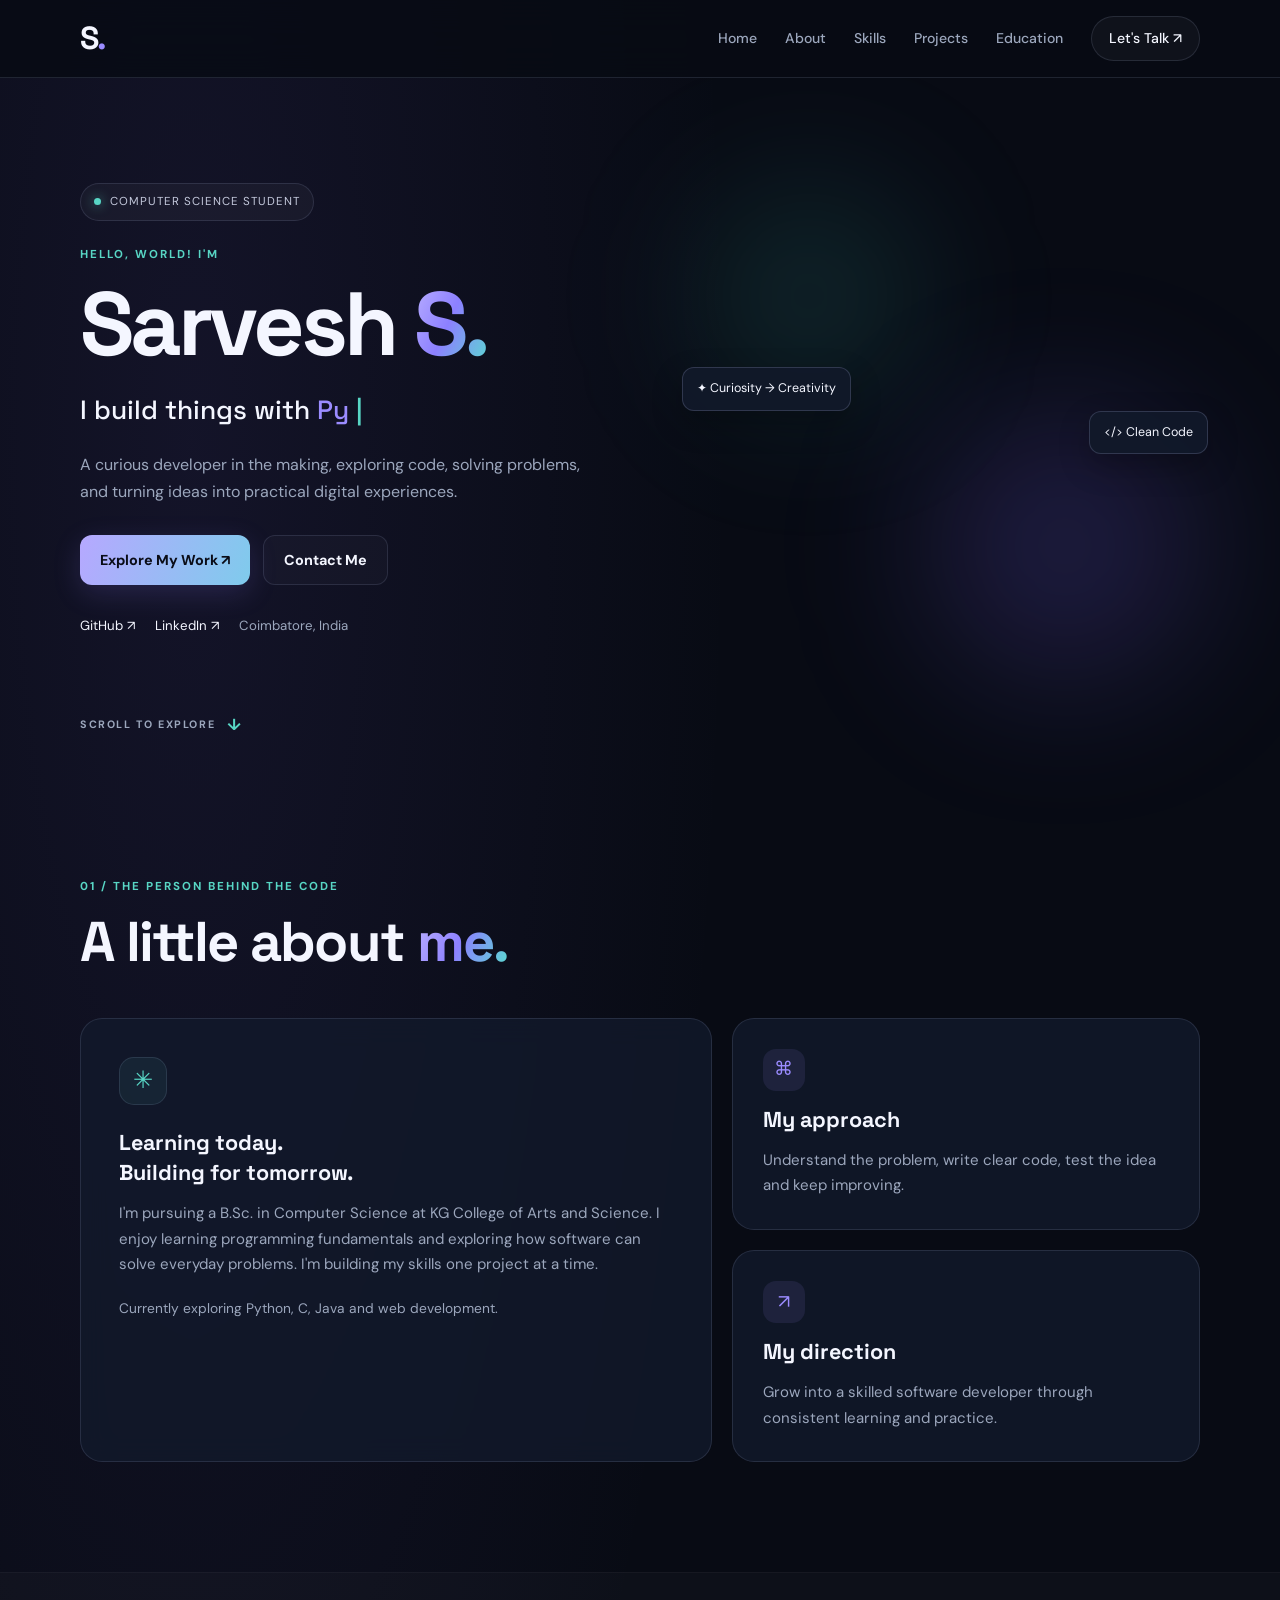
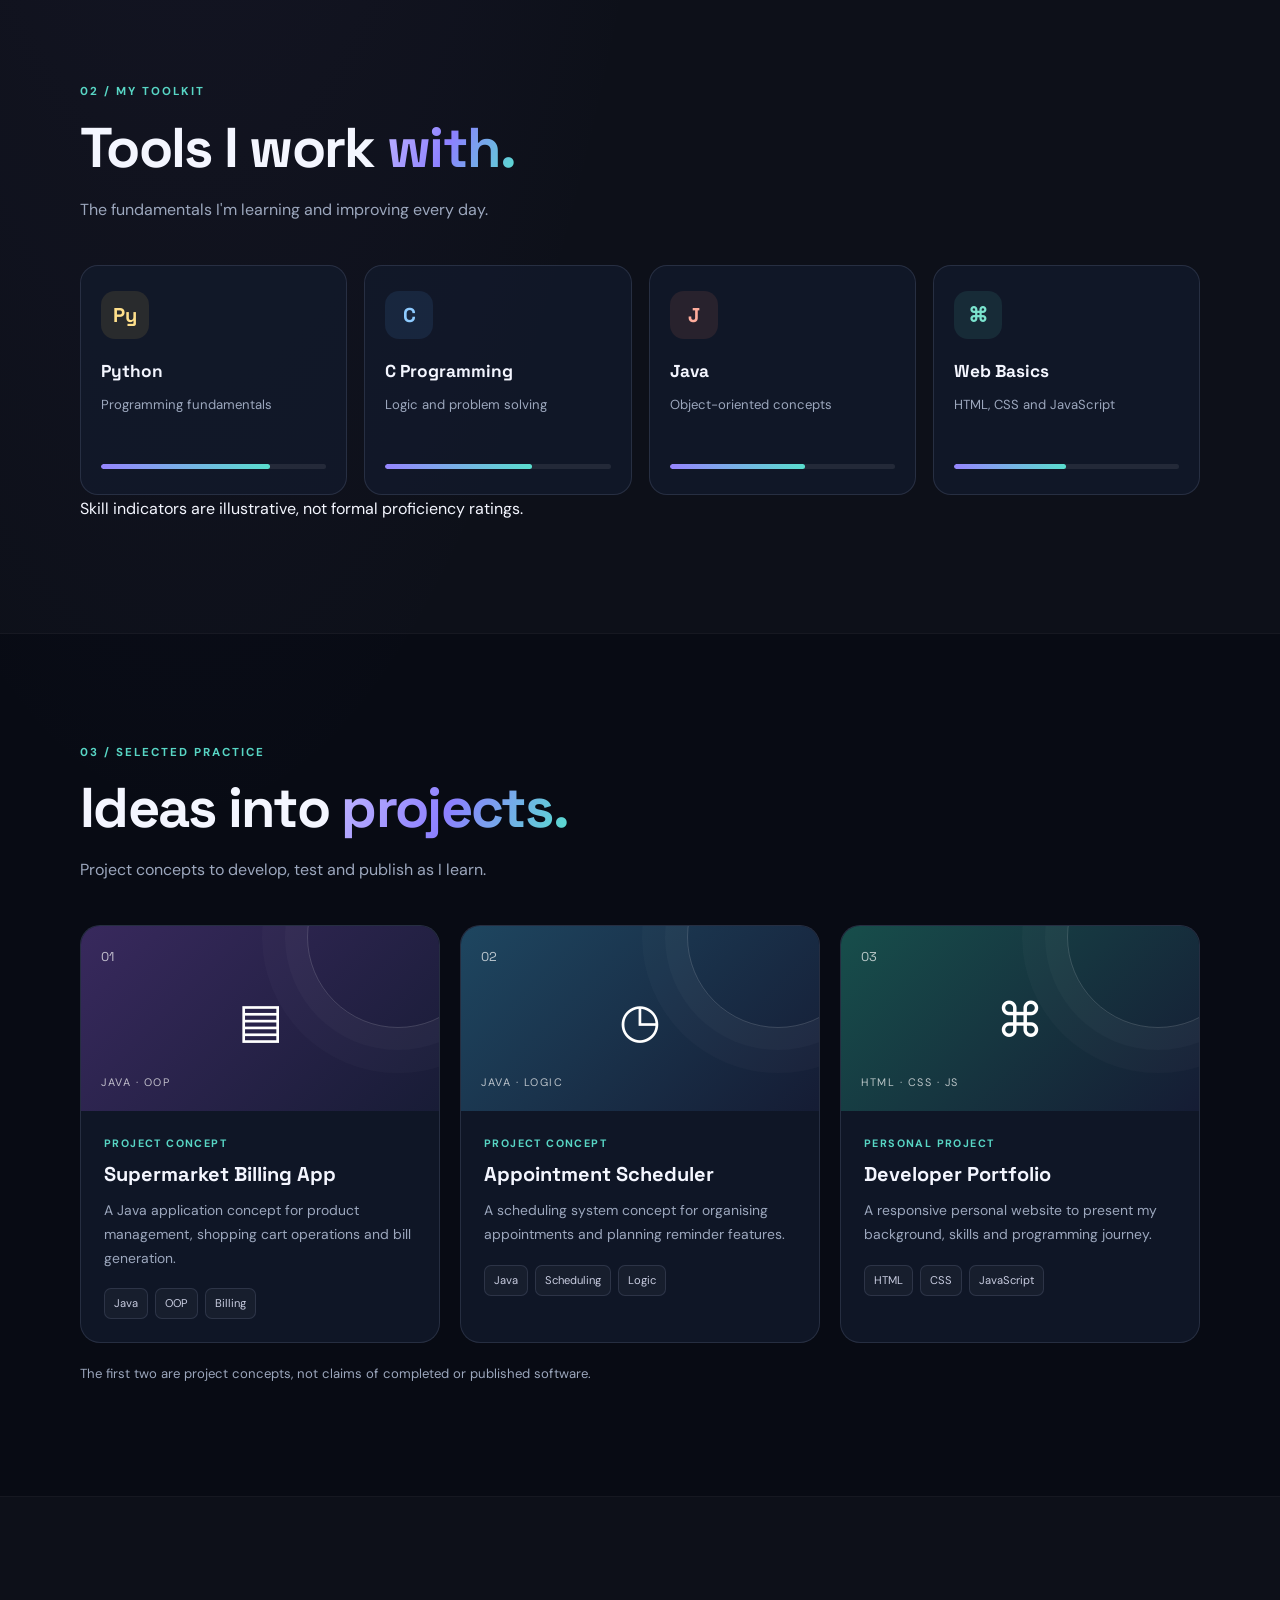
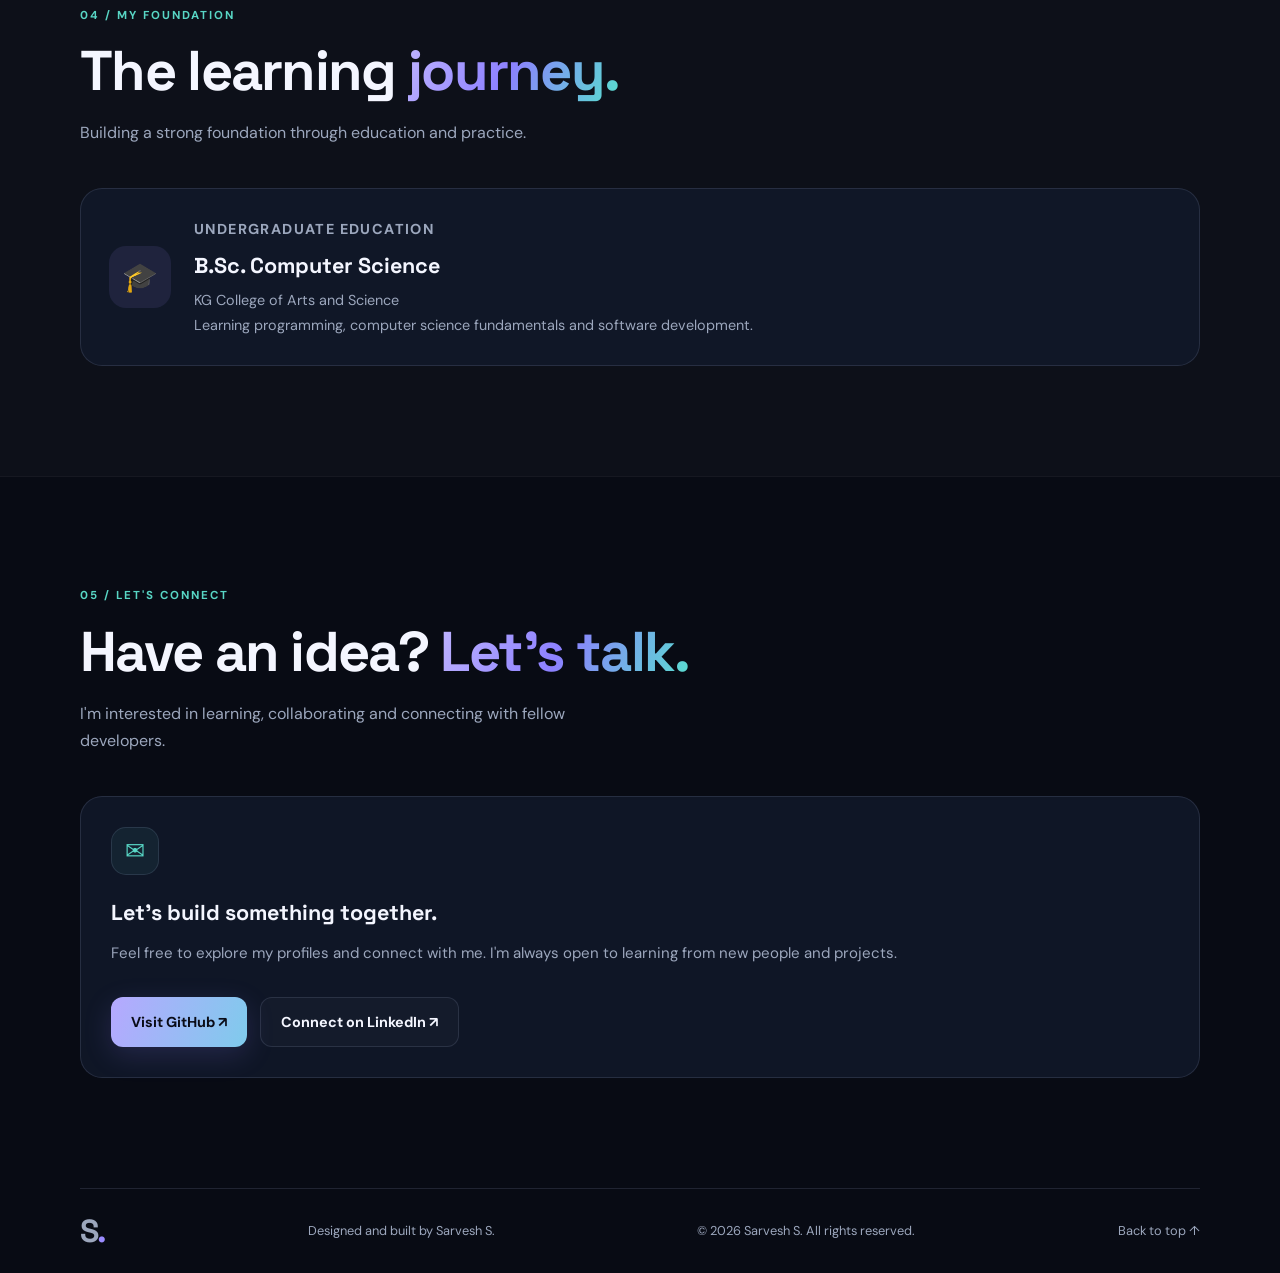
<file: index.html>
<!DOCTYPE html>
<html lang="en">
<head>
  <meta charset="UTF-8">
  <meta name="viewport" content="width=device-width, initial-scale=1.0">

  <meta name="description" content="Sarvesh S — Computer Science student and aspiring software developer.">

  <title>Sarvesh S | Developer Portfolio</title>

  <link rel="preconnect" href="https://fonts.googleapis.com">
  <link rel="preconnect" href="https://fonts.gstatic.com" crossorigin>

  <link
    href="https://fonts.googleapis.com/css2?family=DM+Sans:wght@400;500;600;700&family=Space+Grotesk:wght@400;500;600;700&display=swap"
    rel="stylesheet">

  <link rel="stylesheet" href="style.css">
  <script src="script.js" defer></script>
</head>

<body>

  <!-- SCROLL PROGRESS -->
  <div class="progress" id="progress"></div>

  <!-- NAVIGATION -->
  <header class="navbar">
    <a href="#home" class="logo" aria-label="Sarvesh home">S<span>.</span></a>

    <button
      class="menu-toggle"
      id="menuToggle"
      type="button"
      aria-label="Toggle navigation"
      aria-expanded="false"
      aria-controls="navLinks">
      ☰
    </button>

    <nav class="nav-links" id="navLinks" aria-label="Main navigation">
      <a href="#home">Home</a>
      <a href="#about">About</a>
      <a href="#skills">Skills</a>
      <a href="#projects">Projects</a>
      <a href="#education">Education</a>
      <a href="#contact" class="nav-cta">Let's Talk ↗</a>
    </nav>
  </header>

  <main>

    <!-- HERO SECTION -->
    <section class="hero section" id="home">

      <div class="hero-copy">

        <div class="availability">
          <span class="status-dot"></span>
          COMPUTER SCIENCE STUDENT
        </div>

        <p class="eyebrow">HELLO, WORLD! I'M</p>

        <h1>
          Sarvesh <span class="gradient-text">S.</span>
        </h1>

        <h2>
          I build things with
          <span id="typingText">Python</span>
          <span class="typing-cursor" aria-hidden="true">|</span>
        </h2>

        <p class="hero-description">
          A curious developer in the making, exploring code, solving problems,
          and turning ideas into practical digital experiences.
        </p>

        <div class="hero-actions">
          <a class="btn btn-primary" href="#projects">
            Explore My Work ↗
          </a>

          <a class="btn btn-outline" href="#contact">
            Contact Me
          </a>
        </div>

        <div class="social-links">
          <a
            href="https://github.com/sarveshsuresh20"
            target="_blank"
            rel="noopener noreferrer">
            GitHub ↗
          </a>

          <a
            href="https://www.linkedin.com/in/sarvesh-s-66861343b"
            target="_blank"
            rel="noopener noreferrer">
            LinkedIn ↗
          </a>

          <span>Coimbatore, India</span>
        </div>

      </div>

      <!-- HERO VISUAL -->
      <div class="hero-visual" aria-label="Developer-themed decoration">

        <div class="glow glow-one"></div>
        <div class="glow glow-two"></div>

        <div class="float-chip chip-top">
          &lt;/&gt; Clean Code
        </div>

        <div class="float-chip chip-bottom">
          ✦ Curiosity → Creativity
        </div>

      </div>

      <a class="scroll-hint" href="#about">
        SCROLL TO EXPLORE <span>↓</span>
      </a>

    </section>

    <!-- ABOUT SECTION -->
    <section class="section" id="about">

      <div class="section-heading">
        <p class="eyebrow">01 / THE PERSON BEHIND THE CODE</p>

        <h2>
          A little about
          <span class="gradient-text">me.</span>
        </h2>
      </div>

      <div class="about-grid">

        <article class="glass-card about-main">

          <span class="card-symbol" aria-hidden="true">✳</span>

          <h3>
            Learning today.<br>
            Building for tomorrow.
          </h3>

          <p>
            I'm pursuing a B.Sc. in Computer Science at KG College of Arts
            and Science. I enjoy learning programming fundamentals and
            exploring how software can solve everyday problems. I'm building
            my skills one project at a time.
          </p>

          <p class="muted">
            Currently exploring Python, C, Java and web development.
          </p>

        </article>

        <article class="glass-card mini-card">

          <span class="mini-icon" aria-hidden="true">⌘</span>

          <h3>My approach</h3>

          <p>
            Understand the problem, write clear code, test the idea and
            keep improving.
          </p>

        </article>

        <article class="glass-card mini-card">

          <span class="mini-icon" aria-hidden="true">↗</span>

          <h3>My direction</h3>

          <p>
            Grow into a skilled software developer through consistent
            learning and practice.
          </p>

        </article>

      </div>

    </section>

    <!-- SKILLS SECTION -->
    <section class="section section-alt" id="skills">

      <div class="section-heading">

        <p class="eyebrow">02 / MY TOOLKIT</p>

        <h2>
          Tools I work
          <span class="gradient-text">with.</span>
        </h2>

        <p class="section-subtitle">
          The fundamentals I'm learning and improving every day.
        </p>

      </div>

      <div class="skills-grid">

        <article class="skill-card">

          <span class="skill-icon python" aria-hidden="true">Py</span>

          <h3>Python</h3>

          <p>Programming fundamentals</p>

          <div
            class="skill-track"
            role="img"
            aria-label="Illustrative Python skill indicator: 75 percent">
            <span style="width: 75%"></span>
          </div>

        </article>

        <article class="skill-card">

          <span class="skill-icon clang" aria-hidden="true">C</span>

          <h3>C Programming</h3>

          <p>Logic and problem solving</p>

          <div
            class="skill-track"
            role="img"
            aria-label="Illustrative C programming skill indicator: 65 percent">
            <span style="width: 65%"></span>
          </div>

        </article>

        <article class="skill-card">

          <span class="skill-icon java" aria-hidden="true">J</span>

          <h3>Java</h3>

          <p>Object-oriented concepts</p>

          <div
            class="skill-track"
            role="img"
            aria-label="Illustrative Java skill indicator: 60 percent">
            <span style="width: 60%"></span>
          </div>

        </article>

        <article class="skill-card">

          <span class="skill-icon web" aria-hidden="true">⌘</span>

          <h3>Web Basics</h3>

          <p>HTML, CSS and JavaScript</p>

          <div
            class="skill-track"
            role="img"
            aria-label="Illustrative web development skill indicator: 50 percent">
            <span style="width: 50%"></span>
          </div>

        </article>

      </div>

      <p class="skill-note">
        Skill indicators are illustrative, not formal proficiency ratings.
      </p>

    </section>

    <!-- PROJECTS SECTION -->
    <section class="section" id="projects">

      <div class="section-heading">

        <p class="eyebrow">03 / SELECTED PRACTICE</p>

        <h2>
          Ideas into
          <span class="gradient-text">projects.</span>
        </h2>

        <p class="section-subtitle">
          Project concepts to develop, test and publish as I learn.
        </p>

      </div>

      <div class="projects-grid">

        <article class="project-card">

          <div class="project-art art-purple">

            <span>01</span>

            <div class="art-icon" aria-hidden="true">▤</div>

            <small>JAVA · OOP</small>

          </div>

          <div class="project-info">

            <p class="project-type">PROJECT CONCEPT</p>

            <h3>Supermarket Billing App</h3>

            <p>
              A Java application concept for product management, shopping
              cart operations and bill generation.
            </p>

            <div class="tag-list">
              <span>Java</span>
              <span>OOP</span>
              <span>Billing</span>
            </div>

          </div>

        </article>

        <article class="project-card">

          <div class="project-art art-blue">

            <span>02</span>

            <div class="art-icon" aria-hidden="true">◷</div>

            <small>JAVA · LOGIC</small>

          </div>

          <div class="project-info">

            <p class="project-type">PROJECT CONCEPT</p>

            <h3>Appointment Scheduler</h3>

            <p>
              A scheduling system concept for organising appointments
              and planning reminder features.
            </p>

            <div class="tag-list">
              <span>Java</span>
              <span>Scheduling</span>
              <span>Logic</span>
            </div>

          </div>

        </article>

        <article class="project-card">

          <div class="project-art art-green">

            <span>03</span>

            <div class="art-icon" aria-hidden="true">⌘</div>

            <small>HTML · CSS · JS</small>

          </div>

          <div class="project-info">

            <p class="project-type">PERSONAL PROJECT</p>

            <h3>Developer Portfolio</h3>

            <p>
              A responsive personal website to present my background,
              skills and programming journey.
            </p>

            <div class="tag-list">
              <span>HTML</span>
              <span>CSS</span>
              <span>JavaScript</span>
            </div>

          </div>

        </article>

      </div>

      <p class="project-note">
        The first two are project concepts, not claims of completed
        or published software.
      </p>

    </section>

    <!-- EDUCATION SECTION -->
    <section class="section section-alt" id="education">

      <div class="section-heading">

        <p class="eyebrow">04 / MY FOUNDATION</p>

        <h2>
          The learning
          <span class="gradient-text">journey.</span>
        </h2>

        <p class="section-subtitle">
          Building a strong foundation through education and practice.
        </p>

      </div>

      <div class="education-list">

        <article class="glass-card education-card">

          <div class="education-icon" aria-hidden="true">🎓</div>

          <div class="education-info">

            <p class="project-type">UNDERGRADUATE EDUCATION</p>

            <h3>B.Sc. Computer Science</h3>

            <p>KG College of Arts and Science</p>

            <p class="muted">
              Learning programming, computer science fundamentals
              and software development.
            </p>

          </div>

        </article>

      </div>

    </section>

    <!-- CONTACT SECTION -->
    <section class="section" id="contact">

      <div class="section-heading">

        <p class="eyebrow">05 / LET'S CONNECT</p>

        <h2>
          Have an idea?
          <span class="gradient-text">Let's talk.</span>
        </h2>

        <p class="section-subtitle">
          I'm interested in learning, collaborating and connecting
          with fellow developers.
        </p>

      </div>

      <div class="contact-card glass-card">

        <span class="card-symbol" aria-hidden="true">✉</span>

        <h3>Let's build something together.</h3>

        <p>
          Feel free to explore my profiles and connect with me.
          I'm always open to learning from new people and projects.
        </p>

        <div class="hero-actions">

          <a
            class="btn btn-primary"
            href="https://github.com/sarveshsuresh20"
            target="_blank"
            rel="noopener noreferrer">
            Visit GitHub ↗
          </a>

          <a
            class="btn btn-outline"
            href="https://www.linkedin.com/in/sarvesh-s-66861343b"
            target="_blank"
            rel="noopener noreferrer">
            Connect on LinkedIn ↗
          </a>

        </div>

      </div>

    </section>

  </main>

  <!-- FOOTER -->
  <footer class="footer">

    <a href="#home" class="logo" aria-label="Back to home">
      S<span>.</span>
    </a>

    <p>
      Designed and built by Sarvesh S.
    </p>

    <p class="muted">
      © <span id="currentYear">2026</span> Sarvesh S. All rights reserved.
    </p>

    <a href="#home" class="back-to-top">
      Back to top ↑
    </a>

  </footer>

</body>
</html>
</file>
<file: style.css>
/* =====================================
   SARVESH S. — DEVELOPER PORTFOLIO
   Dark • Gradient • Responsive
===================================== */

:root {
  --bg: #080b14;
  --bg-alt: #0d1220;
  --card: rgba(19, 26, 44, 0.78);
  --text: #f4f6ff;
  --muted: #9ca7bd;
  --accent: #9b8cff;
  --accent-2: #58d6c5;
  --border: rgba(157, 169, 205, 0.16);
  --shadow: 0 24px 70px rgba(0, 0, 0, 0.28);
  --radius: 22px;
  --container: 1120px;
}

* {
  margin: 0;
  padding: 0;
  box-sizing: border-box;
}

html {
  scroll-behavior: smooth;
  scroll-padding-top: 90px;
}

body {
  background:
    radial-gradient(ellipse at 15% 10%, rgba(104, 82, 190, 0.12), transparent 35%),
    var(--bg);
  color: var(--text);
  font-family: "DM Sans", sans-serif;
  line-height: 1.7;
  overflow-x: hidden;
}

body, button, a {
  -webkit-tap-highlight-color: transparent;
}

a {
  color: inherit;
  text-decoration: none;
}

button {
  font: inherit;
}

button, a {
  outline-offset: 5px;
}

button:focus-visible,
a:focus-visible {
  outline: 2px solid var(--accent-2);
}

::selection {
  color: #080b14;
  background: var(--accent-2);
}

img {
  max-width: 100%;
  display: block;
}

.section {
  width: min(var(--container), calc(100% - 48px));
  margin-inline: auto;
  padding: 110px 0;
  position: relative;
}

.section-alt {
  width: 100%;
  padding-inline: max(24px, calc((100% - var(--container)) / 2));
  background: rgba(255, 255, 255, 0.018);
  border-block: 1px solid rgba(255, 255, 255, 0.035);
}

.gradient-text {
  background: linear-gradient(115deg, #c0b5ff, #8c80ff 48%, #57e0ce);
  -webkit-background-clip: text;
  background-clip: text;
  color: transparent;
}

.muted,
.section-subtitle {
  color: var(--muted);
}

/* Top scroll progress */

.progress {
  height: 3px;
  width: 0;
  position: fixed;
  inset: 0 auto auto 0;
  z-index: 1001;
  background: linear-gradient(90deg, #8e7bff, #59e2cf);
  box-shadow: 0 0 15px rgba(142, 123, 255, 0.5);
}

/* Navigation */

.navbar {
  width: 100%;
  min-height: 78px;
  padding: 0 max(24px, calc((100% - var(--container)) / 2));
  display: flex;
  align-items: center;
  justify-content: space-between;
  gap: 25px;
  position: sticky;
  top: 0;
  z-index: 1000;
  background: rgba(8, 11, 20, 0.83);
  border-bottom: 1px solid var(--border);
  backdrop-filter: blur(18px);
}

.logo {
  font-family: "Space Grotesk", sans-serif;
  font-size: 2rem;
  font-weight: 700;
  letter-spacing: -2px;
}

.logo span {
  color: var(--accent);
}

.nav-links {
  display: flex;
  align-items: center;
  gap: 28px;
}

.nav-links a {
  color: var(--muted);
  font-size: 0.88rem;
  font-weight: 500;
  transition: color 0.25s ease;
}

.nav-links a:hover,
.nav-links a:focus-visible {
  color: var(--text);
}

.nav-links .nav-cta {
  padding: 10px 17px;
  border: 1px solid var(--border);
  border-radius: 100px;
  color: var(--text);
  background: rgba(255, 255, 255, 0.035);
}

.nav-links .nav-cta:hover {
  border-color: var(--accent);
  background: rgba(155, 140, 255, 0.1);
}

.menu-toggle {
  display: none;
  width: 42px;
  height: 42px;
  color: var(--text);
  border: 1px solid var(--border);
  background: var(--card);
  border-radius: 12px;
  cursor: pointer;
  font-size: 1.2rem;
}

/* Hero section */

.hero {
  min-height: 690px;
  display: grid;
  grid-template-columns: 1.05fr 0.95fr;
  align-items: center;
  gap: 55px;
  padding-top: 95px;
  padding-bottom: 120px;
}

.hero-copy {
  position: relative;
  z-index: 2;
}

.availability {
  display: inline-flex;
  align-items: center;
  gap: 9px;
  margin-bottom: 25px;
  padding: 8px 13px;
  color: #c4c9dc;
  border: 1px solid var(--border);
  background: rgba(255, 255, 255, 0.035);
  border-radius: 100px;
  font-size: 0.72rem;
  letter-spacing: 1px;
}

.status-dot {
  width: 7px;
  height: 7px;
  border-radius: 50%;
  background: var(--accent-2);
  box-shadow: 0 0 12px rgba(88, 214, 197, 0.7);
}

.eyebrow {
  margin-bottom: 13px;
  color: var(--accent-2);
  font-size: 0.72rem;
  font-weight: 700;
  letter-spacing: 2px;
  line-height: 1.6;
}

.hero h1 {
  font-family: "Space Grotesk", sans-serif;
  font-size: clamp(3.3rem, 7vw, 5.7rem);
  font-weight: 700;
  letter-spacing: -4px;
  line-height: 1.05;
}

.hero h2 {
  margin-top: 20px;
  font-family: "Space Grotesk", sans-serif;
  font-size: clamp(1.2rem, 2.5vw, 1.65rem);
  font-weight: 500;
  line-height: 1.5;
}

#typingText {
  color: var(--accent);
}

.typing-cursor {
  color: var(--accent-2);
  animation: blink 0.8s steps(2, start) infinite;
}

.hero-description {
  max-width: 520px;
  margin-top: 20px;
  color: var(--muted);
  font-size: 1rem;
}

.hero-actions {
  display: flex;
  flex-wrap: wrap;
  gap: 13px;
  margin-top: 30px;
}

.btn {
  display: inline-flex;
  justify-content: center;
  align-items: center;
  gap: 9px;
  min-height: 48px;
  padding: 12px 20px;
  border-radius: 12px;
  font-size: 0.9rem;
  font-weight: 700;
  transition:
    transform 0.25s ease,
    box-shadow 0.25s ease,
    background 0.25s ease;
}

.btn:hover {
  transform: translateY(-3px);
}

.btn-primary {
  color: #0a0c17;
  background: linear-gradient(110deg, #b6a8ff, #7fcbec);
  box-shadow: 0 8px 28px rgba(142, 123, 255, 0.17);
}

.btn-primary:hover {
  box-shadow: 0 12px 35px rgba(142, 123, 255, 0.28);
}

.btn-outline {
  color: var(--text);
  border: 1px solid var(--border);
  background: rgba(255, 255, 255, 0.025);
}

.btn-outline:hover {
  border-color: var(--accent);
  background: rgba(155, 140, 255, 0.08);
}

.social-links {
  display: flex;
  flex-wrap: wrap;
  gap: 20px;
  margin-top: 30px;
  color: var(--muted);
  font-size: 0.83rem;
}

.social-links a {
  color: var(--text);
  transition: color 0.2s ease;
}

.social-links a:hover {
  color: var(--accent-2);
}

/* Code-card visual */

.hero-visual {
  position: relative;
  min-width: 0;
  display: grid;
  place-items: center;
  isolation: isolate;
}

.glow {
  position: absolute;
  z-index: -1;
  pointer-events: none;
  border-radius: 50%;
  filter: blur(2px);
}

.glow-one {
  width: 270px;
  height: 270px;
  top: 0;
  right: 0;
  background: rgba(126, 103, 255, 0.19);
  filter: blur(75px);
}

.glow-two {
  width: 230px;
  height: 230px;
  bottom: 0;
  left: 0;
  background: rgba(71, 215, 197, 0.12);
  filter: blur(70px);
}

.code-card {
  width: min(100%, 440px);
  overflow: hidden;
  border: 1px solid rgba(174, 184, 230, 0.2);
  border-radius: 20px;
  background: linear-gradient(145deg, #151b2c, #0d1220);
  box-shadow: var(--shadow), 0 0 50px rgba(142, 123, 255, 0.06);
  transform: rotate(1deg);
  animation: float 6s ease-in-out infinite;
}

.code-header {
  min-height: 52px;
  padding: 0 18px;
  display: flex;
  align-items: center;
  justify-content: space-between;
  gap: 12px;
  color: var(--muted);
  border-bottom: 1px solid var(--border);
  font-size: 0.78rem;
}

.window-dots {
  display: flex;
  gap: 6px;
}

.window-dots i {
  width: 9px;
  height: 9px;
  display: block;
  border-radius: 50%;
  background: #ff6e7a;
}

.window-dots i:nth-child(2) {
  background: #f8c76a;
}

.window-dots i:nth-child(3) {
  background: #57d6a0;
}

.code-content {
  padding: 27px 20px;
  overflow-x: auto;
  color: #d7dced;
  font-family: Consolas, "Courier New", monospace;
  font-size: clamp(0.7rem, 1.3vw, 0.88rem);
  line-height: 2.1;
  white-space: nowrap;
}

.line-no {
  display: inline-block;
  width: 28px;
  color: #59647c;
  user-select: none;
}

.purple {
  color: #c4a5ff;
}

.green {
  color: #7be3b4;
}

.yellow {
  color: #f4d58d;
}

.code-footer {
  padding: 13px 20px;
  color: var(--muted);
  border-top: 1px solid var(--border);
  font-size: 0.76rem;
}

.code-footer span {
  color: var(--accent-2);
}

.float-chip {
  position: absolute;
  z-index: 2;
  padding: 10px 14px;
  color: var(--text);
  border: 1px solid rgba(174, 184, 230, 0.2);
  border-radius: 12px;
  background: rgba(18, 25, 42, 0.94);
  box-shadow: 0 12px 30px rgba(0, 0, 0, 0.25);
  font-size: 0.78rem;
  animation: float 5s ease-in-out infinite;
}

.chip-top {
  top: 12%;
  right: -8px;
}

.chip-bottom {
  bottom: 10%;
  left: -12px;
  animation-delay: -2s;
}

.scroll-hint {
  position: absolute;
  bottom: 30px;
  left: 0;
  display: flex;
  align-items: center;
  gap: 12px;
  color: var(--muted);
  font-size: 0.67rem;
  font-weight: 700;
  letter-spacing: 1.6px;
}

.scroll-hint span {
  color: var(--accent-2);
  font-size: 1rem;
}

/* Section headings */

.section-heading {
  max-width: 700px;
  margin-bottom: 42px;
}

.section-heading h2,
.contact-content h2 {
  font-family: "Space Grotesk", sans-serif;
  font-size: clamp(2.2rem, 4.5vw, 3.5rem);
  letter-spacing: -1.7px;
  line-height: 1.18;
}

.section-subtitle {
  margin-top: 15px;
  max-width: 570px;
}

/* About */

.about-grid {
  display: grid;
  grid-template-columns: 1.35fr 1fr;
  gap: 20px;
}

.glass-card {
  padding: 30px;
  border: 1px solid var(--border);
  border-radius: var(--radius);
  background: var(--card);
  backdrop-filter: blur(14px);
  transition:
    transform 0.3s ease,
    border-color 0.3s ease,
    background 0.3s ease;
}

.glass-card:hover {
  transform: translateY(-5px);
  border-color: rgba(155, 140, 255, 0.42);
  background: rgba(24, 31, 52, 0.9);
}

.about-main {
  grid-row: span 2;
  padding: 38px;
}

.card-symbol {
  display: inline-grid;
  width: 48px;
  height: 48px;
  place-items: center;
  margin-bottom: 23px;
  color: var(--accent-2);
  border: 1px solid var(--border);
  border-radius: 15px;
  background: rgba(88, 214, 197, 0.07);
  font-size: 1.5rem;
}

.glass-card h3,
.learning-banner h3 {
  margin-bottom: 13px;
  font-family: "Space Grotesk", sans-serif;
  font-size: 1.35rem;
  line-height: 1.4;
}

.glass-card p {
  color: var(--muted);
  font-size: 0.94rem;
}

.about-main .muted {
  margin-top: 19px;
  font-size: 0.86rem;
}

.mini-card {
  display: flex;
  flex-direction: column;
  justify-content: center;
}

.mini-icon {
  display: inline-grid;
  width: 42px;
  height: 42px;
  place-items: center;
  margin-bottom: 14px;
  color: var(--accent);
  border-radius: 13px;
  background: rgba(155, 140, 255, 0.1);
  font-size: 1.2rem;
}

/* Skills */

.skills-grid {
  display: grid;
  grid-template-columns: repeat(4, minmax(0, 1fr));
  gap: 17px;
}

.skill-card {
  min-width: 0;
  padding: 25px 20px;
  border: 1px solid var(--border);
  border-radius: 18px;
  background: var(--card);
  transition: transform 0.3s ease, border-color 0.3s ease;
}

.skill-card:hover {
  transform: translateY(-5px);
  border-color: rgba(155, 140, 255, 0.5);
}

.skill-icon {
  width: 48px;
  height: 48px;
  display: grid;
  place-items: center;
  margin-bottom: 18px;
  border-radius: 14px;
  font-family: "Space Grotesk", sans-serif;
  font-size: 1.25rem;
  font-weight: 700;
}

.skill-icon.python {
  color: #ffe08b;
  background: rgba(255, 208, 90, 0.1);
}

.skill-icon.clang {
  color: #8ecbff;
  background: rgba(88, 166, 255, 0.1);
}

.skill-icon.java {
  color: #ffad9c;
  background: rgba(255, 125, 98, 0.1);
}

.skill-icon.web {
  color: #7be3ce;
  background: rgba(88, 214, 197, 0.1);
}

.skill-card h3 {
  font-family: "Space Grotesk", sans-serif;
  font-size: 1.08rem;
}

.skill-card p {
  min-height: 48px;
  margin-top: 8px;
  color: var(--muted);
  font-size: 0.82rem;
}

.skill-track {
  height: 5px;
  margin-top: 22px;
  overflow: hidden;
  border-radius: 100px;
  background: rgba(255, 255, 255, 0.08);
}

.skill-track span {
  display: block;
  height: 100%;
  border-radius: inherit;
  background: linear-gradient(90deg, #9685ff, #59dece);
}

/* Projects */

.projects-grid {
  display: grid;
  grid-template-columns: repeat(3, minmax(0, 1fr));
  gap: 20px;
}

.project-card {
  min-width: 0;
  overflow: hidden;
  border: 1px solid var(--border);
  border-radius: 20px;
  background: var(--card);
  transition: transform 0.3s ease, border-color 0.3s ease;
}

.project-card:hover {
  transform: translateY(-6px);
  border-color: rgba(155, 140, 255, 0.5);
}

.project-art {
  min-height: 185px;
  padding: 20px;
  position: relative;
  display: flex;
  flex-direction: column;
  justify-content: space-between;
  overflow: hidden;
}

.project-art::after {
  content: "";
  position: absolute;
  width: 180px;
  height: 180px;
  top: -80px;
  right: -50px;
  border: 1px solid rgba(255, 255, 255, 0.16);
  border-radius: 50%;
  box-shadow:
    0 0 0 22px rgba(255, 255, 255, 0.025),
    0 0 0 45px rgba(255, 255, 255, 0.02);
}

.art-purple {
  background: linear-gradient(135deg, #38295d, #181c36);
}

.art-blue {
  background: linear-gradient(135deg, #1e4660, #151c34);
}

.art-green {
  background: linear-gradient(135deg, #174e4b, #151c34);
}

.project-art > span,
.project-art small,
.art-icon {
  position: relative;
  z-index: 1;
}

.project-art > span {
  color: rgba(255, 255, 255, 0.7);
  font-family: "Space Grotesk", sans-serif;
  font-size: 0.8rem;
}

.art-icon {
  align-self: center;
  color: #fff;
  font-size: 3rem;
  font-weight: 400;
}

.project-art small {
  color: rgba(255, 255, 255, 0.7);
  font-size: 0.68rem;
  letter-spacing: 1.5px;
}

.project-info {
  padding: 23px;
}

.project-type {
  margin-bottom: 9px;
  color: var(--accent-2);
  font-size: 0.67rem;
  font-weight: 700;
  letter-spacing: 1.4px;
}

.project-info h3 {
  margin-bottom: 11px;
  font-family: "Space Grotesk", sans-serif;
  font-size: 1.25rem;
  line-height: 1.35;
}

.project-info > p:not(.project-type) {
  color: var(--muted);
  font-size: 0.87rem;
}

.tag-list {
  display: flex;
  flex-wrap: wrap;
  gap: 7px;
  margin-top: 18px;
}

.tag-list span {
  padding: 5px 9px;
  color: #c8cce0;
  border: 1px solid var(--border);
  border-radius: 7px;
  background: rgba(255, 255, 255, 0.035);
  font-size: 0.7rem;
}

.project-note {
  margin-top: 20px;
  color: var(--muted);
  font-size: 0.82rem;
}

/* Education */

.education-card {
  display: flex;
  align-items: center;
  gap: 23px;
  padding: 28px;
  border: 1px solid var(--border);
  border-radius: var(--radius);
  background: var(--card);
}

.education-icon {
  width: 62px;
  height: 62px;
  flex-shrink: 0;
  display: grid;
  place-items: center;
  color: var(--accent);
  border-radius: 17px;
  background: rgba(155, 140, 255, 0.1);
  font-size: 1.8rem;
}

.education-info {
  flex: 1;
  min-width: 0;
}

.education-status {
  color: var(--accent-2);
  font-size: 0.68rem;
  font-weight: 700;
  letter-spacing: 1.3px;
}

.education-info h3 {
  margin: 7px 0;
  font-family: "Space Grotesk", sans-serif;
  font-size: 1.35rem;
}

.education-info p {
  color: var(--muted);
  font-size: 0.9rem;
}

.education-meta {
  display: flex;
  flex-wrap: wrap;
  gap: 12px 25px;
  margin-top: 15px;
  color: #d2d7e8;
  font-size: 0.8rem;
}

.education-mark {
  color: rgba(155, 140, 255, 0.5);
  font-family: "Space Grotesk", sans-serif;
  font-size: 2.3rem;
  font-weight: 700;
}

.learning-banner {
  display: flex;
  align-items: center;
  justify-content: space-between;
  gap: 25px;
  margin-top: 22px;
  padding: 30px;
  border: 1px solid var(--border);
  border-radius: var(--radius);
  background: linear-gradient(
    110deg,
    rgba(155, 140, 255, 0.09),
    rgba(88, 214, 197, 0.04)
  );
}

.learning-banner h3 {
  margin-bottom: 8px;
}

.learning-banner p:last-child {
  color: var(--muted);
  font-size: 0.9rem;
}

.banner-symbol {
  flex-shrink: 0;
  color: var(--accent);
  font-size: 3.3rem;
}

/* Contact */

.contact-section {
  padding-top: 100px;
  padding-bottom: 100px;
}

.contact-panel {
  position: relative;
  display: grid;
  grid-template-columns: 1.2fr 0.8fr;
  align-items: center;
  gap: 45px;
  padding: clamp(28px, 5vw, 60px);
  overflow: hidden;
  border: 1px solid var(--border);
  border-radius: 28px;
  background: linear-gradient(135deg, #151a2c, #0d1420);
  box-shadow: var(--shadow);
}

.glow-contact {
  width: 260px;
  height: 260px;
  top: -130px;
  left: 15%;
  background: rgba(142, 123, 255, 0.17);
  filter: blur(75px);
}

.contact-content,
.contact-details {
  position: relative;
  z-index: 1;
}

.contact-content h2 {
  margin-bottom: 18px;
}

.contact-content > p:not(.eyebrow) {
  max-width: 450px;
  margin-bottom: 25px;
  color: var(--muted);
  font-size: 0.94rem;
}

.contact-details {
  display: flex;
  flex-direction: column;
  gap: 14px;
}

.contact-details a {
  display: flex;
  align-items: center;
  gap: 12px;
  padding: 14px;
  overflow-wrap: anywhere;
  border: 1px solid var(--border);
  border-radius: 12px;
  background: rgba(255, 255, 255, 0.025);
  color: #dce1f1;
  font-size: 0.86rem;
  transition: border-color 0.25s ease, background 0.25s ease;
}

.contact-details a:hover {
  border-color: var(--accent);
  background: rgba(155, 140, 255, 0.07);
}

.contact-details a span {
  color: var(--accent-2);
  font-size: 1.1rem;
}

/* Footer */

.footer {
  min-height: 85px;
  width: min(var(--container), calc(100% - 48px));
  margin-inline: auto;
  display: flex;
  align-items: center;
  justify-content: space-between;
  gap: 20px;
  color: var(--muted);
  border-top: 1px solid var(--border);
  font-size: 0.8rem;
}

.footer .back-top {
  color: var(--text);
  transition: color 0.2s ease;
}

.footer .back-top:hover {
  color: var(--accent-2);
}

/* Reveal animations */

.reveal {
  opacity: 0;
  transform: translateY(22px);
  transition:
    opacity 0.65s ease,
    transform 0.65s ease;
}

.reveal.visible {
  opacity: 1;
  transform: translateY(0);
}

/* Keyframes */

@keyframes blink {
  to {
    visibility: hidden;
  }
}

@keyframes float {
  0%, 100% {
    transform: translateY(0) rotate(1deg);
  }
  50% {
    transform: translateY(-10px) rotate(1deg);
  }
}

/* Tablet */

@media (max-width: 900px) {
  .navbar {
    min-height: 72px;
  }

  .menu-toggle {
    display: block;
  }

  .nav-links {
    position: absolute;
    top: calc(100% + 1px);
    left: 0;
    right: 0;
    display: none;
    align-items: stretch;
    gap: 0;
    padding: 12px 24px 22px;
    border-bottom: 1px solid var(--border);
    background: rgba(8, 11, 20, 0.98);
    backdrop-filter: blur(18px);
  }

  .nav-links.open {
    display: flex;
    flex-direction: column;
  }

  .nav-links a {
    padding: 12px 5px;
  }

  .nav-links .nav-cta {
    margin-top: 8px;
    text-align: center;
  }

  .hero {
    min-height: auto;
    grid-template-columns: 1fr;
    gap: 65px;
    padding-top: 75px;
    padding-bottom: 110px;
  }

  .hero-copy {
    max-width: 680px;
  }

  .hero-visual {
    width: min(100%, 530px);
    margin-inline: auto;
  }

  .scroll-hint {
    bottom: 35px;
  }

  .skills-grid {
    grid-template-columns: repeat(2, minmax(0, 1fr));
  }

  .projects-grid {
    grid-template-columns: repeat(2, minmax(0, 1fr));
  }

  .contact-panel {
    grid-template-columns: 1fr;
    gap: 30px;
  }
}

/* Mobile */

@media (max-width: 600px) {
  .section {
    width: calc(100% - 36px);
    padding-top: 76px;
    padding-bottom: 76px;
  }

  .section-alt {
    width: 100%;
    padding-inline: 18px;
  }

  .navbar {
    padding-inline: 18px;
  }

  .nav-links {
    padding-inline: 18px;
  }

  .hero {
    gap: 48px;
    padding-top: 65px;
    padding-bottom: 100px;
  }

  .hero h1 {
    font-size: clamp(3rem, 14vw, 4.5rem);
    letter-spacing: -2.5px;
  }

  .hero h2 {
    font-size: 1.2rem;
  }

  .hero-description {
    font-size: 0.92rem;
  }

  .hero-actions {
    align-items: stretch;
  }

  .hero-actions .btn {
    flex: 1 1 auto;
  }

  .social-links {
    gap: 13px;
    font-size: 0.78rem;
  }

  .code-content {
    padding: 20px 13px;
    font-size: 0.68rem;
  }

  .code-header,
  .code-footer {
    padding-inline: 14px;
  }

  .float-chip {
    padding: 8px 10px;
    font-size: 0.68rem;
  }

  .chip-top {
    right: -3px;
  }

  .chip-bottom {
    left: -3px;
  }

  .section-heading {
    margin-bottom: 28px;
  }

  .section-heading h2,
  .contact-content h2 {
    font-size: 2.35rem;
  }

  .about-grid {
    grid-template-columns: 1fr;
  }

  .about-main {
    grid-row: auto;
    padding: 26px;
  }

  .glass-card {
    padding: 24px;
  }

  .skills-grid {
    gap: 12px;
  }

  .skill-card {
    padding: 19px 15px;
  }

  .skill-card p {
    min-height: auto;
  }

  .projects-grid {
    grid-template-columns: 1fr;
  }

  .project-art {
    min-height: 165px;
  }

  .education-card {
    align-items: flex-start;
    gap: 14px;
    padding: 21px;
  }

  .education-icon {
    width: 46px;
    height: 46px;
    border-radius: 12px;
    font-size: 1.4rem;
  }

  .education-info h3 {
    font-size: 1.1rem;
  }

  .education-info p {
    font-size: 0.82rem;
  }

  .education-mark {
    display: none;
  }

  .learning-banner {
    padding: 23px;
  }

  .banner-symbol {
    font-size: 2.2rem;
  }

  .contact-panel {
    padding: 25px 20px;
    border-radius: 20px;
  }

  .contact-details a {
    font-size: 0.78rem;
  }

  .footer {
    width: calc(100% - 36px);
    min-height: 90px;
    flex-wrap: wrap;
    padding-block: 20px;
    font-size: 0.74rem;
  }
}

/* Respect reduced-motion preferences */

@media (prefers-reduced-motion: reduce) {
  *,
  *::before,
  *::after {
    scroll-behavior: auto !important;
    animation-duration: 0.01ms !important;
    animation-iteration-count: 1 !important;
    transition-duration: 0.01ms !important;
  }

  .reveal {
    opacity: 1;
    transform: none;
  }
}
</file>
